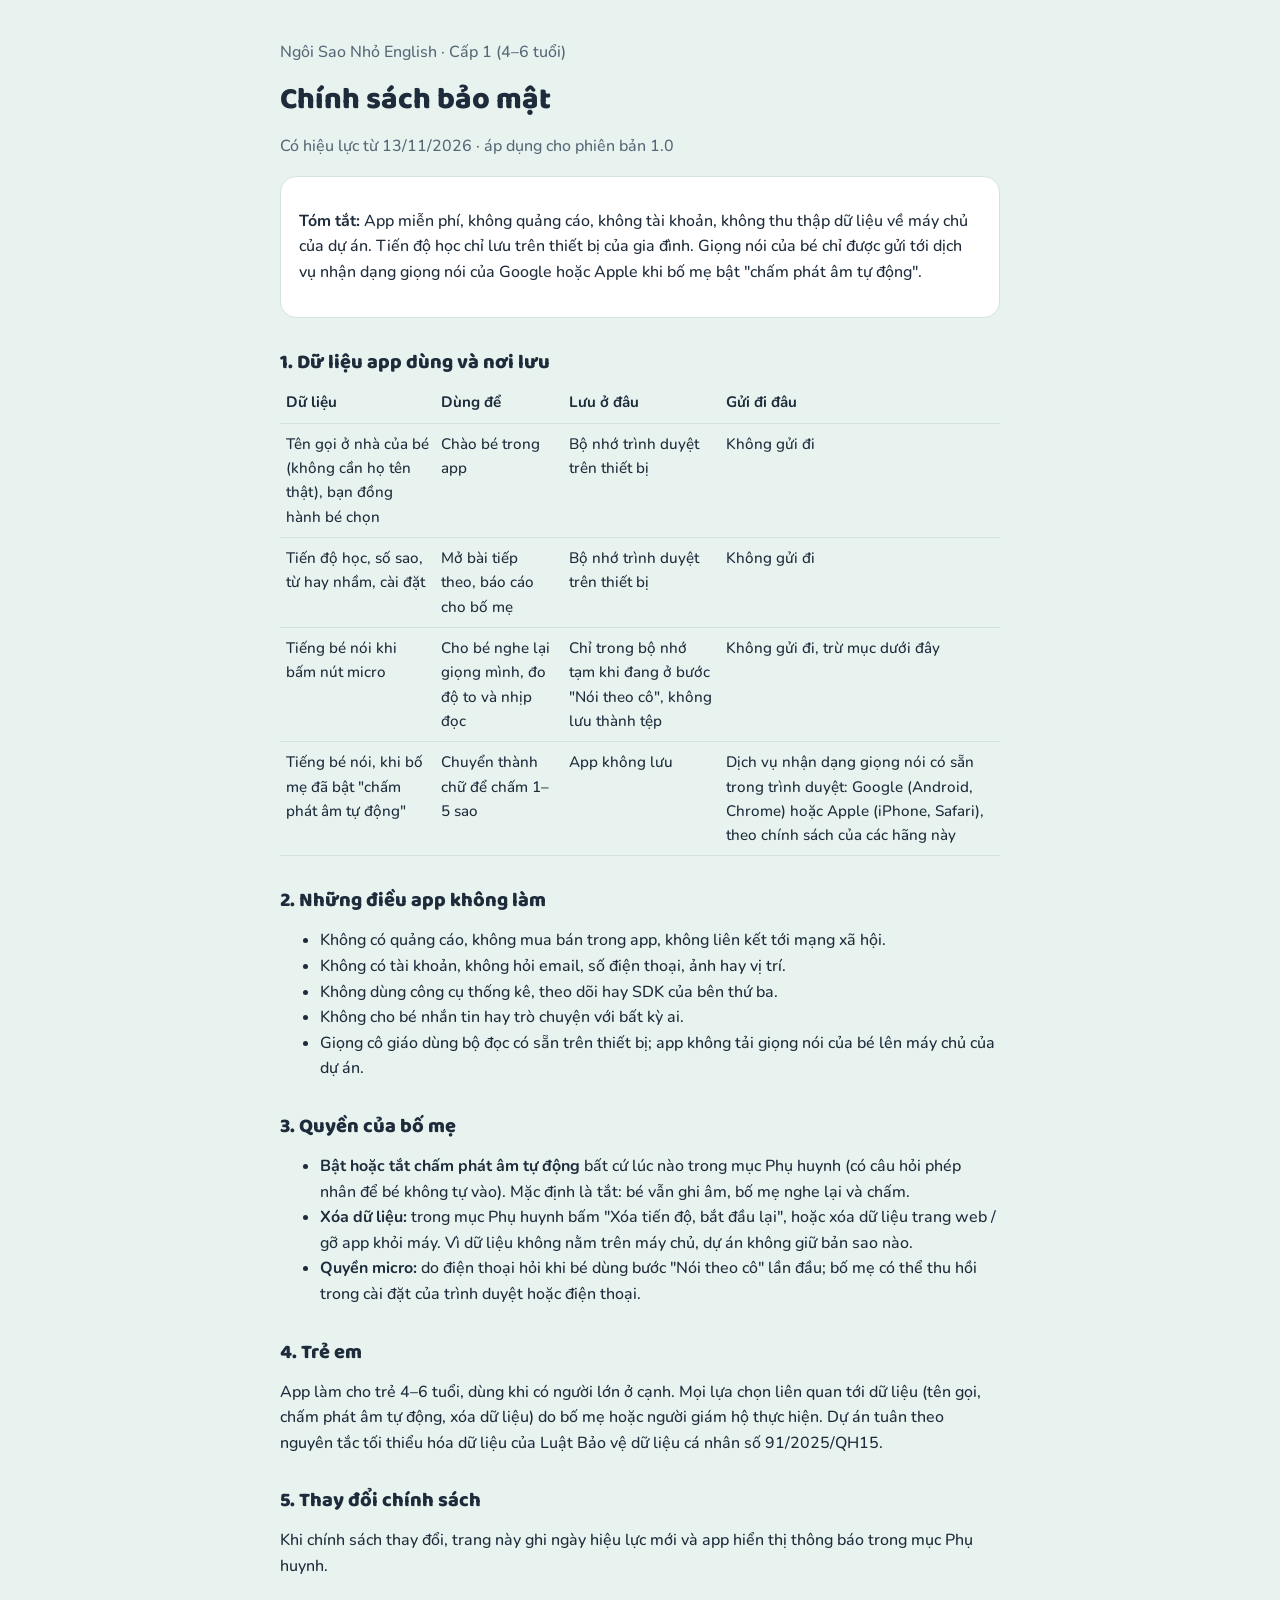
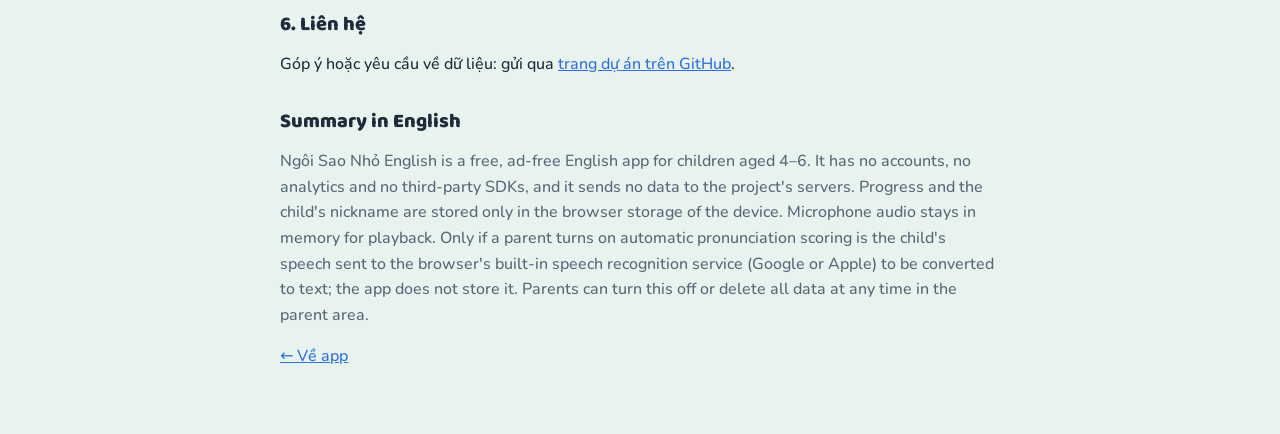
<file: chinh-sach-bao-mat.html>
<!doctype html>
<html lang="vi">
<head>
<meta charset="utf-8">
<meta name="viewport" content="width=device-width,initial-scale=1,viewport-fit=cover">
<title>Chính sách bảo mật · Ngôi Sao Nhỏ English</title>
<link rel="stylesheet" href="fonts/fonts.css">
<style>
:root{--bg:#E8F3F0;--card:#fff;--ink:#1D2B3A;--muted:#566876;--line:#D3E3DE;--accent:#2F6FDE;color-scheme:light}
@media (prefers-color-scheme:dark){:root{--bg:#13202A;--card:#1C2C38;--ink:#EAF2F7;--muted:#A3B5C1;--line:#2B3F4D;--accent:#6FA1FF;color-scheme:dark}}
body{margin:0;background:var(--bg);color:var(--ink);font:16px/1.6 "Nunito","Segoe UI",system-ui,sans-serif}
main{max-width:720px;margin:0 auto;padding:24px max(16px,env(safe-area-inset-right,0px)) 48px max(16px,env(safe-area-inset-left,0px))}
h1,h2{font-family:"Baloo 2","Trebuchet MS",system-ui,sans-serif;line-height:1.2;text-wrap:balance}
h1{font-size:1.9rem;margin:.2em 0}h2{font-size:1.25rem;margin:1.6em 0 .4em}
.card{background:var(--card);border:1px solid var(--line);border-radius:16px;padding:16px 18px}
.muted{color:var(--muted)}a{color:var(--accent)}
table{border-collapse:collapse;width:100%;font-size:.95rem}td,th{border-bottom:1px solid var(--line);padding:8px 6px;text-align:left;vertical-align:top}
.wrap{overflow-x:auto}
</style>
</head>
<body>
<main>
<p class="muted">Ngôi Sao Nhỏ English · Cấp 1 (4–6 tuổi)</p>
<h1>Chính sách bảo mật</h1>
<p class="muted">Có hiệu lực từ 13/11/2026 · áp dụng cho phiên bản 1.0</p>

<div class="card">
<p><b>Tóm tắt:</b> App miễn phí, không quảng cáo, không tài khoản, không thu thập dữ liệu về máy chủ của dự án. Tiến độ học chỉ lưu trên thiết bị của gia đình. Giọng nói của bé chỉ được gửi tới dịch vụ nhận dạng giọng nói của Google hoặc Apple khi bố mẹ bật "chấm phát âm tự động".</p>
</div>

<h2>1. Dữ liệu app dùng và nơi lưu</h2>
<div class="wrap"><table>
<tr><th>Dữ liệu</th><th>Dùng để</th><th>Lưu ở đâu</th><th>Gửi đi đâu</th></tr>
<tr><td>Tên gọi ở nhà của bé (không cần họ tên thật), bạn đồng hành bé chọn</td><td>Chào bé trong app</td><td>Bộ nhớ trình duyệt trên thiết bị</td><td>Không gửi đi</td></tr>
<tr><td>Tiến độ học, số sao, từ hay nhầm, cài đặt</td><td>Mở bài tiếp theo, báo cáo cho bố mẹ</td><td>Bộ nhớ trình duyệt trên thiết bị</td><td>Không gửi đi</td></tr>
<tr><td>Tiếng bé nói khi bấm nút micro</td><td>Cho bé nghe lại giọng mình, đo độ to và nhịp đọc</td><td>Chỉ trong bộ nhớ tạm khi đang ở bước "Nói theo cô", không lưu thành tệp</td><td>Không gửi đi, trừ mục dưới đây</td></tr>
<tr><td>Tiếng bé nói, khi bố mẹ đã bật "chấm phát âm tự động"</td><td>Chuyển thành chữ để chấm 1–5 sao</td><td>App không lưu</td><td>Dịch vụ nhận dạng giọng nói có sẵn trong trình duyệt: Google (Android, Chrome) hoặc Apple (iPhone, Safari), theo chính sách của các hãng này</td></tr>
</table></div>

<h2>2. Những điều app không làm</h2>
<ul>
<li>Không có quảng cáo, không mua bán trong app, không liên kết tới mạng xã hội.</li>
<li>Không có tài khoản, không hỏi email, số điện thoại, ảnh hay vị trí.</li>
<li>Không dùng công cụ thống kê, theo dõi hay SDK của bên thứ ba.</li>
<li>Không cho bé nhắn tin hay trò chuyện với bất kỳ ai.</li>
<li>Giọng cô giáo dùng bộ đọc có sẵn trên thiết bị; app không tải giọng nói của bé lên máy chủ của dự án.</li>
</ul>

<h2>3. Quyền của bố mẹ</h2>
<ul>
<li><b>Bật hoặc tắt chấm phát âm tự động</b> bất cứ lúc nào trong mục Phụ huynh (có câu hỏi phép nhân để bé không tự vào). Mặc định là tắt: bé vẫn ghi âm, bố mẹ nghe lại và chấm.</li>
<li><b>Xóa dữ liệu:</b> trong mục Phụ huynh bấm "Xóa tiến độ, bắt đầu lại", hoặc xóa dữ liệu trang web / gỡ app khỏi máy. Vì dữ liệu không nằm trên máy chủ, dự án không giữ bản sao nào.</li>
<li><b>Quyền micro:</b> do điện thoại hỏi khi bé dùng bước "Nói theo cô" lần đầu; bố mẹ có thể thu hồi trong cài đặt của trình duyệt hoặc điện thoại.</li>
</ul>

<h2>4. Trẻ em</h2>
<p>App làm cho trẻ 4–6 tuổi, dùng khi có người lớn ở cạnh. Mọi lựa chọn liên quan tới dữ liệu (tên gọi, chấm phát âm tự động, xóa dữ liệu) do bố mẹ hoặc người giám hộ thực hiện. Dự án tuân theo nguyên tắc tối thiểu hóa dữ liệu của Luật Bảo vệ dữ liệu cá nhân số 91/2025/QH15.</p>

<h2>5. Thay đổi chính sách</h2>
<p>Khi chính sách thay đổi, trang này ghi ngày hiệu lực mới và app hiển thị thông báo trong mục Phụ huynh.</p>

<h2>6. Liên hệ</h2>
<p>Góp ý hoặc yêu cầu về dữ liệu: gửi qua <a href="https://github.com/datdong1805-VN/ngoi-sao-nho-demo/issues" target="_blank" rel="noopener">trang dự án trên GitHub</a>.</p>

<h2>Summary in English</h2>
<p class="muted">Ngôi Sao Nhỏ English is a free, ad-free English app for children aged 4–6. It has no accounts, no analytics and no third-party SDKs, and it sends no data to the project's servers. Progress and the child's nickname are stored only in the browser storage of the device. Microphone audio stays in memory for playback. Only if a parent turns on automatic pronunciation scoring is the child's speech sent to the browser's built-in speech recognition service (Google or Apple) to be converted to text; the app does not store it. Parents can turn this off or delete all data at any time in the parent area.</p>

<p><a href="./">← Về app</a></p>
</main>
</body>
</html>
</file>
<file: fonts/fonts.css>
@font-face{font-family:'Baloo 2';font-style:normal;font-display:swap;font-weight:600;src:url(baloo-2-vietnamese-600-normal.woff2) format('woff2');unicode-range:U+0102-0103,U+0110-0111,U+0128-0129,U+0168-0169,U+01A0-01A1,U+01AF-01B0,U+0300-0301,U+0303-0304,U+0308-0309,U+0323,U+0329,U+1EA0-1EF9,U+20AB;}
@font-face{font-family:'Baloo 2';font-style:normal;font-display:swap;font-weight:600;src:url(baloo-2-latin-ext-600-normal.woff2) format('woff2');unicode-range:U+0100-02AF,U+0304,U+0308,U+0329,U+1E00-1E9F,U+1EF2-1EFF,U+2020,U+20A0-20AB,U+20AD-20C0,U+2113,U+2C60-2C7F,U+A720-A7FF;}
@font-face{font-family:'Baloo 2';font-style:normal;font-display:swap;font-weight:600;src:url(baloo-2-latin-600-normal.woff2) format('woff2');unicode-range:U+0000-00FF,U+0131,U+0152-0153,U+02BB-02BC,U+02C6,U+02DA,U+02DC,U+0304,U+0308,U+0329,U+2000-206F,U+2074,U+20AC,U+2122,U+2191,U+2193,U+2212,U+2215,U+FEFF,U+FFFD;}
@font-face{font-family:'Baloo 2';font-style:normal;font-display:swap;font-weight:800;src:url(baloo-2-vietnamese-800-normal.woff2) format('woff2');unicode-range:U+0102-0103,U+0110-0111,U+0128-0129,U+0168-0169,U+01A0-01A1,U+01AF-01B0,U+0300-0301,U+0303-0304,U+0308-0309,U+0323,U+0329,U+1EA0-1EF9,U+20AB;}
@font-face{font-family:'Baloo 2';font-style:normal;font-display:swap;font-weight:800;src:url(baloo-2-latin-ext-800-normal.woff2) format('woff2');unicode-range:U+0100-02AF,U+0304,U+0308,U+0329,U+1E00-1E9F,U+1EF2-1EFF,U+2020,U+20A0-20AB,U+20AD-20C0,U+2113,U+2C60-2C7F,U+A720-A7FF;}
@font-face{font-family:'Baloo 2';font-style:normal;font-display:swap;font-weight:800;src:url(baloo-2-latin-800-normal.woff2) format('woff2');unicode-range:U+0000-00FF,U+0131,U+0152-0153,U+02BB-02BC,U+02C6,U+02DA,U+02DC,U+0304,U+0308,U+0329,U+2000-206F,U+2074,U+20AC,U+2122,U+2191,U+2193,U+2212,U+2215,U+FEFF,U+FFFD;}
@font-face{font-family:'Nunito';font-style:normal;font-display:swap;font-weight:500;src:url(nunito-vietnamese-500-normal.woff2) format('woff2');unicode-range:U+0102-0103,U+0110-0111,U+0128-0129,U+0168-0169,U+01A0-01A1,U+01AF-01B0,U+0300-0301,U+0303-0304,U+0308-0309,U+0323,U+0329,U+1EA0-1EF9,U+20AB;}
@font-face{font-family:'Nunito';font-style:normal;font-display:swap;font-weight:500;src:url(nunito-latin-ext-500-normal.woff2) format('woff2');unicode-range:U+0100-02AF,U+0304,U+0308,U+0329,U+1E00-1E9F,U+1EF2-1EFF,U+2020,U+20A0-20AB,U+20AD-20C0,U+2113,U+2C60-2C7F,U+A720-A7FF;}
@font-face{font-family:'Nunito';font-style:normal;font-display:swap;font-weight:500;src:url(nunito-latin-500-normal.woff2) format('woff2');unicode-range:U+0000-00FF,U+0131,U+0152-0153,U+02BB-02BC,U+02C6,U+02DA,U+02DC,U+0304,U+0308,U+0329,U+2000-206F,U+2074,U+20AC,U+2122,U+2191,U+2193,U+2212,U+2215,U+FEFF,U+FFFD;}
@font-face{font-family:'Nunito';font-style:normal;font-display:swap;font-weight:700;src:url(nunito-vietnamese-700-normal.woff2) format('woff2');unicode-range:U+0102-0103,U+0110-0111,U+0128-0129,U+0168-0169,U+01A0-01A1,U+01AF-01B0,U+0300-0301,U+0303-0304,U+0308-0309,U+0323,U+0329,U+1EA0-1EF9,U+20AB;}
@font-face{font-family:'Nunito';font-style:normal;font-display:swap;font-weight:700;src:url(nunito-latin-ext-700-normal.woff2) format('woff2');unicode-range:U+0100-02AF,U+0304,U+0308,U+0329,U+1E00-1E9F,U+1EF2-1EFF,U+2020,U+20A0-20AB,U+20AD-20C0,U+2113,U+2C60-2C7F,U+A720-A7FF;}
@font-face{font-family:'Nunito';font-style:normal;font-display:swap;font-weight:700;src:url(nunito-latin-700-normal.woff2) format('woff2');unicode-range:U+0000-00FF,U+0131,U+0152-0153,U+02BB-02BC,U+02C6,U+02DA,U+02DC,U+0304,U+0308,U+0329,U+2000-206F,U+2074,U+20AC,U+2122,U+2191,U+2193,U+2212,U+2215,U+FEFF,U+FFFD;}
@font-face{font-family:'Nunito';font-style:normal;font-display:swap;font-weight:800;src:url(nunito-vietnamese-800-normal.woff2) format('woff2');unicode-range:U+0102-0103,U+0110-0111,U+0128-0129,U+0168-0169,U+01A0-01A1,U+01AF-01B0,U+0300-0301,U+0303-0304,U+0308-0309,U+0323,U+0329,U+1EA0-1EF9,U+20AB;}
@font-face{font-family:'Nunito';font-style:normal;font-display:swap;font-weight:800;src:url(nunito-latin-ext-800-normal.woff2) format('woff2');unicode-range:U+0100-02AF,U+0304,U+0308,U+0329,U+1E00-1E9F,U+1EF2-1EFF,U+2020,U+20A0-20AB,U+20AD-20C0,U+2113,U+2C60-2C7F,U+A720-A7FF;}
@font-face{font-family:'Nunito';font-style:normal;font-display:swap;font-weight:800;src:url(nunito-latin-800-normal.woff2) format('woff2');unicode-range:U+0000-00FF,U+0131,U+0152-0153,U+02BB-02BC,U+02C6,U+02DA,U+02DC,U+0304,U+0308,U+0329,U+2000-206F,U+2074,U+20AC,U+2122,U+2191,U+2193,U+2212,U+2215,U+FEFF,U+FFFD;}
</file>
